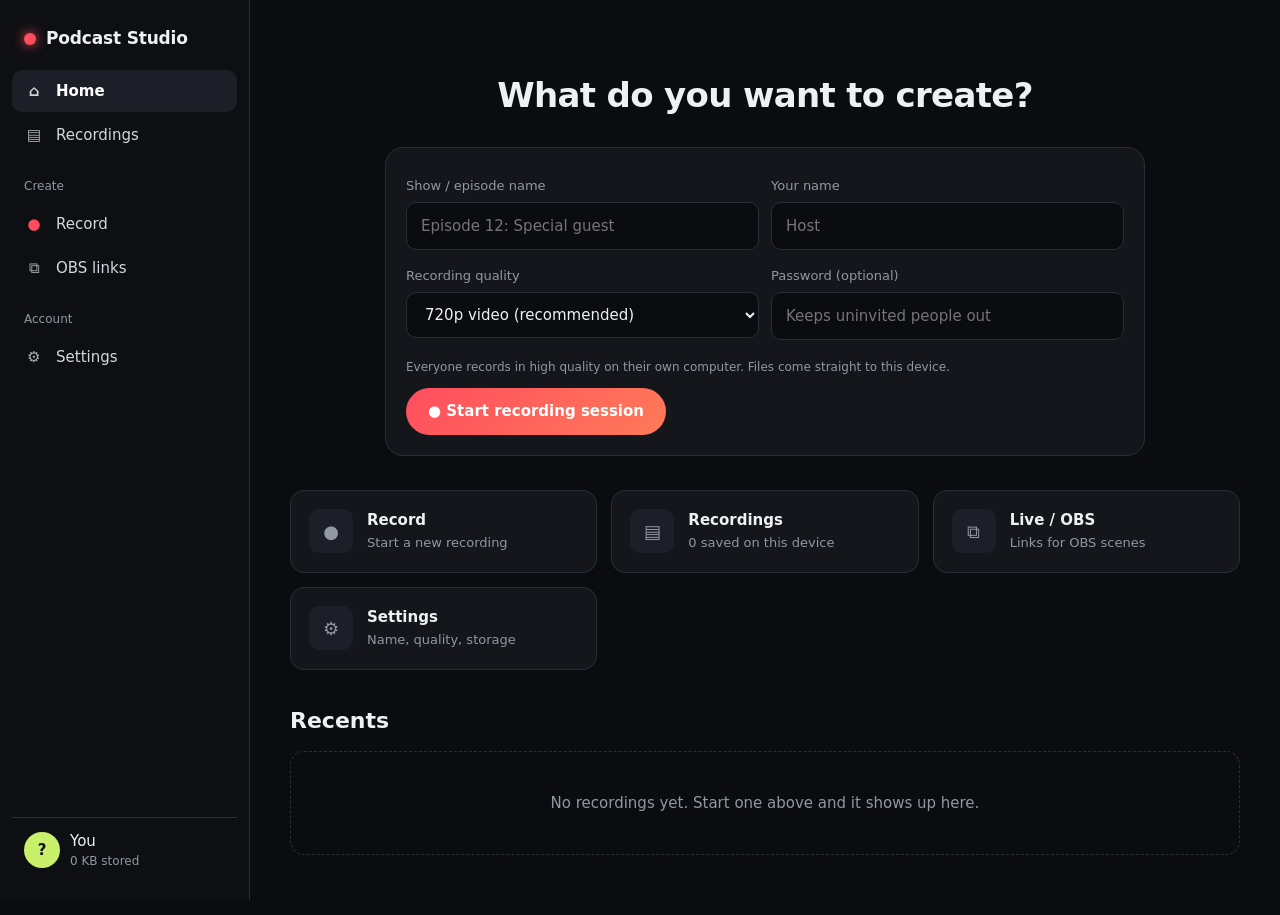
<file: site/index.html>
<!doctype html>
<html lang="en">
<head>
<meta charset="utf-8">
<meta name="viewport" content="width=device-width, initial-scale=1">
<title>Podcast Studio</title>
<link rel="stylesheet" href="style.css">
<link rel="stylesheet" href="dashboard.css">
</head>
<body>
<div class="app">
  <aside class="side" id="side">
    <a class="logo side-logo" href="#/"><span class="dot"></span> Podcast Studio</a>
    <nav>
      <a href="#/" data-nav="home"><span class="ic">⌂</span> Home</a>
      <a href="#/recordings" data-nav="recordings"><span class="ic">▤</span> Recordings</a>
      <p class="navlabel">Create</p>
      <a href="#/new" data-nav="new"><span class="ic rec-ic">●</span> Record</a>
      <a href="tools/" data-nav="obs"><span class="ic">⧉</span> OBS links</a>
      <p class="navlabel">Account</p>
      <a href="#/settings" data-nav="settings"><span class="ic">⚙</span> Settings</a>
    </nav>
    <div class="side-foot">
      <span class="avatar" id="avatar">?</span>
      <div><div id="sideName">You</div><div class="mut small" id="sideStorage"></div></div>
    </div>
  </aside>
  <button class="menu-btn" id="menuBtn" aria-label="Menu">☰</button>
  <main class="content" id="view"></main>
</div>
<div class="toast" id="toast"></div>
<script type="module" src="dashboard.js"></script>
</body>
</html>
</file>
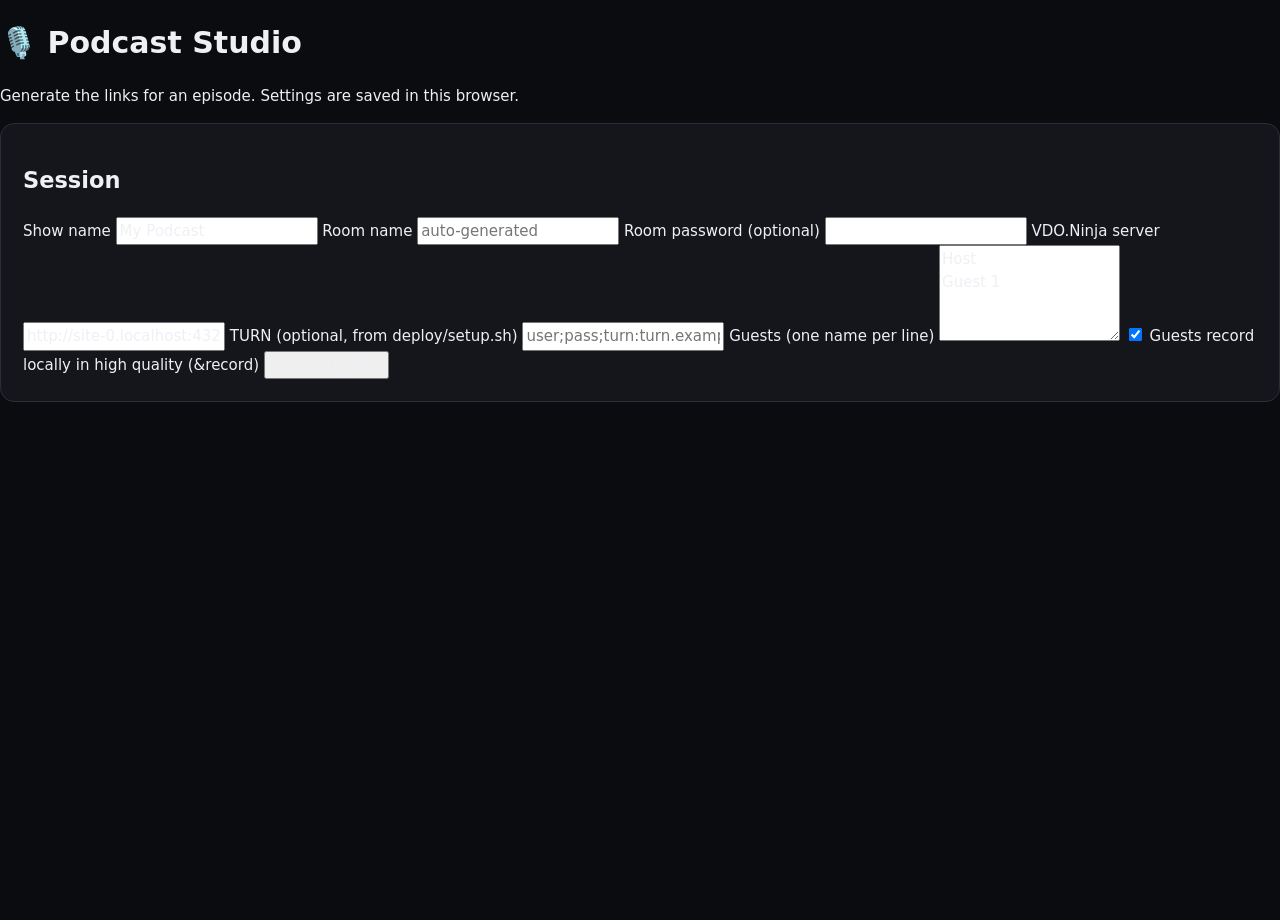
<file: site/tools/index.html>
<!doctype html>
<html lang="en">
<head>
<meta charset="utf-8">
<meta name="viewport" content="width=device-width, initial-scale=1">
<title>Podcast Studio</title>
<link rel="stylesheet" href="../style.css">
</head>
<body>
<main>
  <h1>🎙️ Podcast Studio</h1>
  <p class="sub">Generate the links for an episode. Settings are saved in this browser.</p>

  <section class="card">
    <h2>Session</h2>
    <label>Show name <input id="show" value="My Podcast"></label>
    <label>Room name <input id="room" placeholder="auto-generated"></label>
    <label>Room password (optional) <input id="password"></label>
    <label>VDO.Ninja server <input id="server" value="https://vdo.ninja" placeholder="defaults to this site's /app/"></label>
    <label>TURN (optional, from deploy/setup.sh) <input id="turn" placeholder="user;pass;turn:turn.example.com:3478"></label>
    <label>Guests (one name per line) <textarea id="guests" rows="4">Host
Guest 1</textarea></label>
    <label class="row"><input type="checkbox" id="record" checked> Guests record locally in high quality (&amp;record)</label>
    <button id="go">Generate links</button>
  </section>

  <section class="card" id="out" hidden>
    <h2>Director (you)</h2>
    <div id="director"></div>
    <h2>Guest links: send one to each person</h2>
    <div id="guestLinks"></div>
    <h2>OBS Browser Sources (1920×1080, "Control audio via OBS" ✓)</h2>
    <div id="obsLinks"></div>
  </section>
</main>
<script src="links.js"></script>
</body>
</html>
</file>
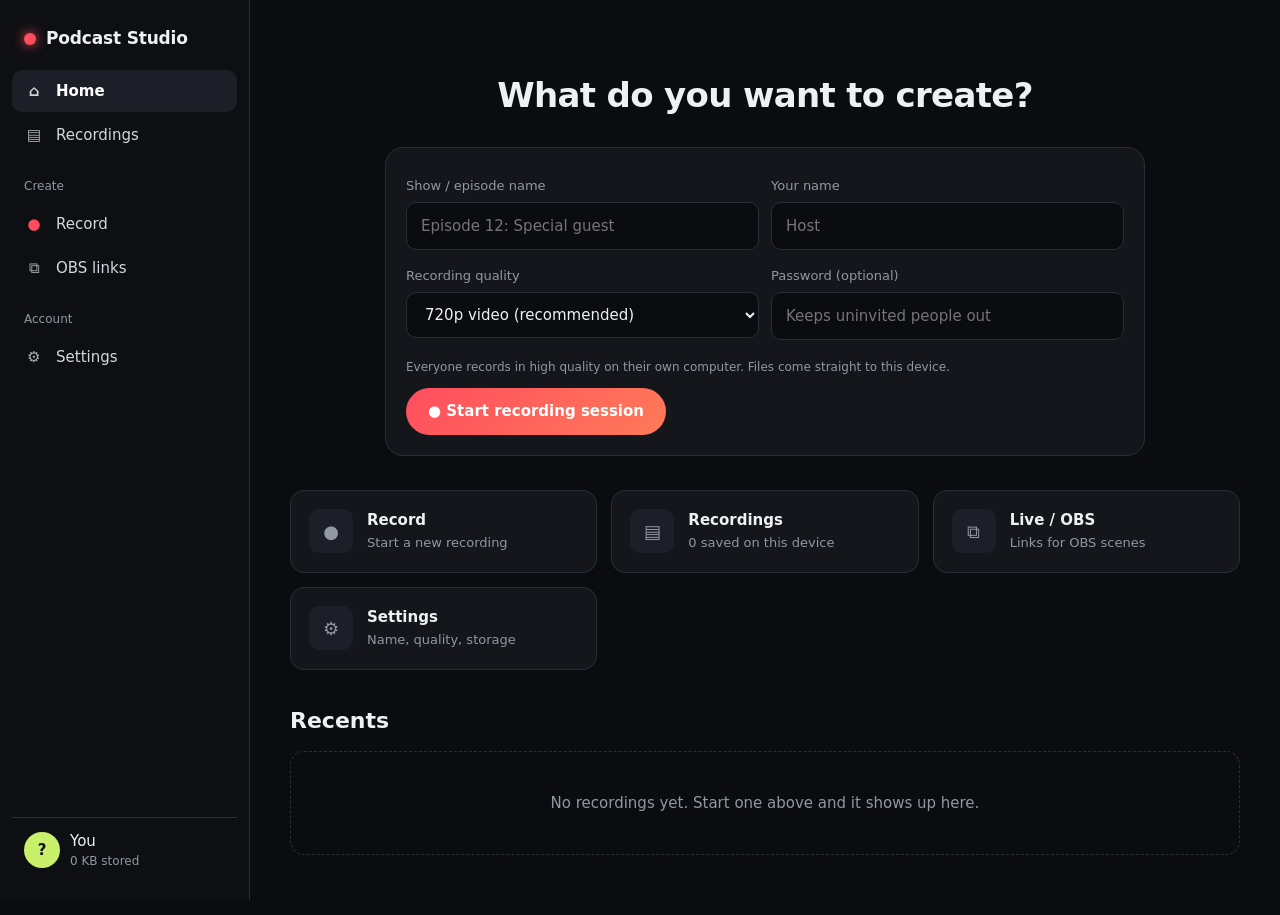
<file: site/studio.html>
<!doctype html>
<html lang="en">
<head>
<meta charset="utf-8">
<meta name="viewport" content="width=device-width, initial-scale=1">
<title>Podcast Studio</title>
<link rel="stylesheet" href="style.css">
</head>
<body>

<!-- Green room: check camera/mic before joining -->
<main class="green" id="greenRoom">
  <div class="wrap">
    <div class="preview">
      <video id="preview" autoplay muted playsinline></video>
      <div class="off" id="previewOff">Allow camera &amp; microphone access to continue</div>
      <div class="meter"><i id="meter"></i></div>
    </div>
    <form id="joinForm">
      <div class="logo"><span class="dot"></span> <span id="showName">Podcast Studio</span></div>
      <h2 id="greeting" style="margin-top:18px">You're invited</h2>
      <p class="sub">Check how you look and sound, then join.</p>
      <label class="field"><span>Your name</span><input id="name" required></label>
      <label class="field"><span>Camera</span><select id="cam"></select></label>
      <label class="field"><span>Microphone</span><select id="mic"></select></label>
      <button class="btn" id="joinBtn">Join studio</button>
      <p class="tip">🎧 Wear headphones, and use Chrome or Edge for the best recording.</p>
    </form>
  </div>
</main>

<!-- Studio -->
<div class="studio" id="studio" hidden>
  <header class="topbar">
    <div class="title">
      <div class="logo"><span class="dot"></span></div>
      <span class="show" id="topShow"></span>
      <span class="pill" id="people">1 in studio</span>
      <span class="pill rec" id="recPill" hidden>REC 00:00</span>
      <span class="pill" id="xferPill" hidden></span>
    </div>
    <button class="btn ghost" id="inviteBtn" hidden>🔗 Invite guests</button>
  </header>
  <section class="stage"><iframe id="vdo" allow="camera;microphone;autoplay;fullscreen;display-capture;clipboard-write"></iframe></section>
  <footer class="controls">
    <button class="ctl" id="micBtn" title="Mute / unmute">🎙️</button>
    <button class="ctl" id="camBtn" title="Camera on / off">📷</button>
    <button class="ctl hide-sm" id="setBtn" title="Audio / video settings">⚙️</button>
    <span class="sep" id="recSep" hidden></span>
    <button class="recbtn" id="recBtn" hidden>Record</button>
    <span class="sep"></span>
    <button class="ctl leave" id="leaveBtn" title="Leave">📞</button>
  </footer>
</div>

<main class="done" id="done" hidden>
  <div>
    <div class="logo" style="justify-content:center"><span class="dot"></span> Podcast Studio</div>
    <h2>Thanks for joining!</h2>
    <p id="doneMsg">Thanks for joining!</p>
    <ul id="doneList" class="donelist"></ul>
    <a class="btn" id="openLib" hidden href="./">Open recording →</a>
  </div>
</main>

<div class="toast" id="toast"></div>
<script type="module" src="studio.js"></script>
</body>
</html>
</file>
<file: site/style.css>
[hidden] { display: none !important; }
:root {
  --bg: #0b0c10;
  --panel: #14161c;
  --panel-2: #1c1f27;
  --line: #2a2e38;
  --fg: #eef0f4;
  --mut: #9197a3;
  --acc: #ff4d5e;
  --acc-2: #ff7a59;
  --ok: #30d67b;
  --radius: 14px;
}
* { box-sizing: border-box; }
html, body { height: 100%; }
body {
  margin: 0; background: var(--bg); color: var(--fg);
  font: 15px/1.5 "Inter", system-ui, -apple-system, Segoe UI, sans-serif;
  -webkit-font-smoothing: antialiased;
}
a { color: inherit; }
button, input, select, textarea { font: inherit; color: inherit; }

.btn {
  display: inline-flex; align-items: center; justify-content: center; gap: 8px;
  border: 0; border-radius: 999px; padding: 12px 22px; cursor: pointer;
  background: linear-gradient(135deg, var(--acc), var(--acc-2)); color: #fff; font-weight: 600;
  transition: transform .1s, filter .2s;
}
.btn:hover { filter: brightness(1.08); }
.btn:active { transform: scale(.97); }
.btn.ghost { background: var(--panel-2); border: 1px solid var(--line); }
.btn:disabled { opacity: .5; cursor: default; }

.field { display: block; margin: 14px 0; }
.field span { display: block; font-size: 13px; color: var(--mut); margin-bottom: 6px; }
.field input, .field select, .field textarea {
  width: 100%; padding: 12px 14px; border-radius: 10px;
  background: var(--bg); border: 1px solid var(--line); outline: none;
}
.field input:focus, .field select:focus { border-color: var(--acc); }

.logo { display: flex; align-items: center; gap: 10px; font-weight: 700; letter-spacing: -.01em; }
.logo .dot { width: 12px; height: 12px; border-radius: 50%; background: var(--acc); box-shadow: 0 0 12px var(--acc); }

/* ---------- landing ---------- */
.landing { min-height: 100%; display: grid; place-items: center; padding: 24px 16px;
  background: radial-gradient(1000px 500px at 50% -10%, #ff4d5e22, transparent 70%); }
.landing .box { width: 100%; max-width: 440px; }
.landing h1 { font-size: 40px; line-height: 1.1; letter-spacing: -.03em; margin: 28px 0 8px; }
.landing p.lead { color: var(--mut); margin: 0 0 24px; }
.card { background: var(--panel); border: 1px solid var(--line); border-radius: var(--radius); padding: 22px; }
.landing .btn { width: 100%; margin-top: 8px; }
.foot { margin-top: 18px; font-size: 13px; color: var(--mut); text-align: center; }

/* ---------- green room ---------- */
.green { min-height: 100%; display: grid; place-items: center; padding: 24px 16px; }
.green .wrap { width: 100%; max-width: 900px; display: grid; grid-template-columns: 1.4fr 1fr; gap: 24px; align-items: center; }
.preview { position: relative; aspect-ratio: 16/9; background: #000; border-radius: var(--radius); overflow: hidden; border: 1px solid var(--line); }
.preview video { width: 100%; height: 100%; object-fit: cover; transform: scaleX(-1); }
.preview .meter { position: absolute; left: 14px; bottom: 14px; right: 14px; height: 6px; border-radius: 3px; background: #ffffff22; }
.preview .meter i { display: block; height: 100%; width: 0; border-radius: 3px; background: var(--ok); transition: width .08s; }
.preview .off { position: absolute; inset: 0; display: grid; place-items: center; color: var(--mut); }
.green h2 { margin: 0 0 4px; font-size: 26px; letter-spacing: -.02em; }
.green .sub { color: var(--mut); margin: 0 0 8px; }
.green .btn { width: 100%; margin-top: 10px; }
.tip { font-size: 13px; color: var(--mut); margin-top: 12px; }
@media (max-width: 760px) { .green .wrap { grid-template-columns: 1fr; } }

/* ---------- studio ---------- */
.studio { height: 100%; display: grid; grid-template-rows: 60px 1fr 84px; }
.topbar { display: flex; align-items: center; justify-content: space-between; padding: 0 20px; border-bottom: 1px solid var(--line); background: var(--panel); gap: 12px; }
.topbar .title { display: flex; align-items: center; gap: 14px; min-width: 0; }
.topbar .show { color: var(--mut); white-space: nowrap; overflow: hidden; text-overflow: ellipsis; }
.pill { display: inline-flex; align-items: center; gap: 8px; padding: 6px 12px; border-radius: 999px; background: var(--panel-2); border: 1px solid var(--line); font-size: 13px; white-space: nowrap; }
.pill.rec { background: #ff4d5e22; border-color: var(--acc); color: #ffb3ba; }
.pill.rec::before { content: ""; width: 8px; height: 8px; border-radius: 50%; background: var(--acc); animation: blink 1s infinite; }
@keyframes blink { 50% { opacity: .2; } }
.stage { position: relative; padding: 16px; min-height: 0; }
.stage iframe { width: 100%; height: 100%; border: 0; border-radius: var(--radius); background: var(--panel); }
.controls { display: flex; align-items: center; justify-content: center; gap: 12px; border-top: 1px solid var(--line); background: var(--panel); padding: 0 16px; }
.ctl { width: 52px; height: 52px; border-radius: 50%; border: 1px solid var(--line); background: var(--panel-2); cursor: pointer; display: grid; place-items: center; font-size: 20px; transition: background .2s; }
.ctl:hover { background: #262a34; }
.ctl.off { background: #3a1c21; border-color: #7a2a33; }
.ctl.leave { background: #c9303f; border-color: #c9303f; }
.recbtn { height: 52px; padding: 0 22px; border-radius: 999px; border: 0; cursor: pointer; font-weight: 600; background: var(--acc); color: #fff; display: inline-flex; align-items: center; gap: 10px; }
.recbtn::before { content: ""; width: 12px; height: 12px; border-radius: 50%; background: #fff; }
.recbtn.on::before { border-radius: 2px; }
.sep { width: 1px; height: 32px; background: var(--line); margin: 0 6px; }
.toast { position: fixed; left: 50%; bottom: 100px; transform: translateX(-50%); background: var(--panel-2); border: 1px solid var(--line); padding: 10px 16px; border-radius: 10px; opacity: 0; transition: opacity .2s; pointer-events: none; }
.toast.show { opacity: 1; }
@media (max-width: 600px) { .topbar .show, .hide-sm { display: none; } .ctl { width: 46px; height: 46px; } }

/* ---------- thanks ---------- */
.done { min-height: 100%; display: grid; place-items: center; text-align: center; padding: 24px 16px; }
.done p { color: var(--mut); max-width: 420px; }
.donelist { list-style: none; padding: 0; color: var(--mut); } .donelist li { margin: 6px 0; }
</file>
<file: site/dashboard.css>
.app { display: grid; grid-template-columns: 250px 1fr; min-height: 100%; }
.side { position: sticky; top: 0; height: 100vh; display: flex; flex-direction: column; padding: 18px 12px; border-right: 1px solid var(--line); background: #0e0f13; }
.side-logo { padding: 8px 12px 18px; text-decoration: none; font-size: 17px; }
.side nav { display: flex; flex-direction: column; gap: 2px; flex: 1; }
.side nav a { display: flex; align-items: center; gap: 12px; padding: 10px 12px; border-radius: 10px; text-decoration: none; color: #d4d7de; }
.side nav a:hover { background: var(--panel-2); }
.side nav a.active { background: var(--panel-2); color: #fff; font-weight: 600; }
.ic { width: 20px; text-align: center; opacity: .8; }
.rec-ic { color: var(--acc); opacity: 1; }
.navlabel { margin: 18px 12px 6px; font-size: 12px; color: var(--mut); }
.side-foot { display: flex; align-items: center; gap: 10px; padding: 12px; border-top: 1px solid var(--line); }
.avatar { width: 36px; height: 36px; border-radius: 50%; background: #c8f06a; color: #111; display: grid; place-items: center; font-weight: 700; }
.mut { color: var(--mut); } .small { font-size: 12px; }
.menu-btn { display: none; }

.content { padding: 40px 40px 60px; min-width: 0; }
.page-title { font-size: 26px; letter-spacing: -.02em; margin: 0 0 20px; }
.hero { text-align: center; font-size: 34px; letter-spacing: -.02em; margin: 30px 0 26px; }

.create { max-width: 760px; margin: 0 auto; background: var(--panel); border: 1px solid var(--line); border-radius: 18px; padding: 20px; }
.create .row { display: grid; grid-template-columns: 1fr 1fr; gap: 12px; }
.create .field { margin: 8px 0; }
.create .actions { display: flex; justify-content: space-between; align-items: center; gap: 12px; margin-top: 10px; flex-wrap: wrap; }

.cards { display: grid; grid-template-columns: repeat(auto-fill, minmax(230px, 1fr)); gap: 14px; margin: 34px 0; }
.qcard { display: flex; gap: 14px; align-items: center; padding: 18px; border-radius: 14px; background: var(--panel); border: 1px solid var(--line); text-decoration: none; cursor: pointer; }
.qcard:hover { border-color: #3a3f4b; }
.qcard .qi { width: 44px; height: 44px; border-radius: 10px; display: grid; place-items: center; background: var(--panel-2); font-size: 18px; flex: none; }
.qcard b { display: block; }
.qcard span { color: var(--mut); font-size: 13px; }

.section-h { display: flex; justify-content: space-between; align-items: center; margin: 10px 0 14px; }
.section-h h2 { margin: 0; font-size: 22px; }
.grid { display: grid; grid-template-columns: repeat(auto-fill, minmax(260px, 1fr)); gap: 16px; }
.rcard { background: var(--panel); border: 1px solid var(--line); border-radius: 14px; overflow: hidden; text-decoration: none; display: block; transition: border-color .2s; }
.rcard:hover { border-color: #3a3f4b; }
.thumb { aspect-ratio: 16/9; background: #0b0c10 center/cover no-repeat; display: grid; place-items: center; color: #3a3f4b; font-size: 34px; position: relative; }
.thumb .badge { position: absolute; left: 10px; top: 10px; font-size: 12px; background: rgba(0,0,0,.6); padding: 3px 8px; border-radius: 6px; color: #fff; }
.thumb .dur { position: absolute; right: 10px; bottom: 10px; font-size: 12px; background: rgba(0,0,0,.6); padding: 3px 8px; border-radius: 6px; color: #fff; }
.rcard .info { padding: 12px 14px; }
.rcard .info b { display: block; white-space: nowrap; overflow: hidden; text-overflow: ellipsis; }
.empty { padding: 40px; text-align: center; color: var(--mut); border: 1px dashed var(--line); border-radius: 14px; }

.detail-head { display: flex; justify-content: space-between; align-items: flex-start; gap: 16px; flex-wrap: wrap; margin-bottom: 24px; }
.detail-head h1 { margin: 0; font-size: 28px; letter-spacing: -.02em; }
.btns { display: flex; gap: 8px; flex-wrap: wrap; }
.btn.sm { padding: 8px 14px; font-size: 14px; }
.btn.danger { background: #3a1c21; border: 1px solid #7a2a33; }
.take { margin: 0 0 30px; }
.take h3 { margin: 0 0 12px; font-size: 16px; color: var(--mut); font-weight: 500; }
.tracks { display: grid; grid-template-columns: repeat(auto-fill, minmax(300px, 1fr)); gap: 16px; }
.track { background: var(--panel); border: 1px solid var(--line); border-radius: 14px; overflow: hidden; }
.track video, .track audio { width: 100%; display: block; background: #000; aspect-ratio: 16/9; }
.track .meta { display: flex; justify-content: space-between; align-items: center; gap: 8px; padding: 12px 14px; }
.status { font-size: 12px; padding: 3px 8px; border-radius: 6px; background: var(--panel-2); color: var(--mut); }
.status.complete { color: var(--ok); }
.status.receiving, .status.recording { color: #ffcf5c; }

.settings { max-width: 560px; }
.bar { height: 8px; border-radius: 4px; background: var(--panel-2); overflow: hidden; margin: 8px 0; }
.bar i { display: block; height: 100%; background: var(--acc); }

@media (max-width: 800px) {
  .app { grid-template-columns: 1fr; }
  .side { position: fixed; z-index: 10; left: 0; width: 250px; transform: translateX(-100%); transition: transform .2s; }
  .side.open { transform: none; }
  .menu-btn { display: block; position: fixed; top: 12px; left: 12px; z-index: 11; background: var(--panel-2); border: 1px solid var(--line); border-radius: 8px; padding: 6px 10px; color: var(--fg); }
  .content { padding: 60px 16px 40px; }
  .create .row { grid-template-columns: 1fr; }
  .hero { font-size: 26px; }
}
</file>
